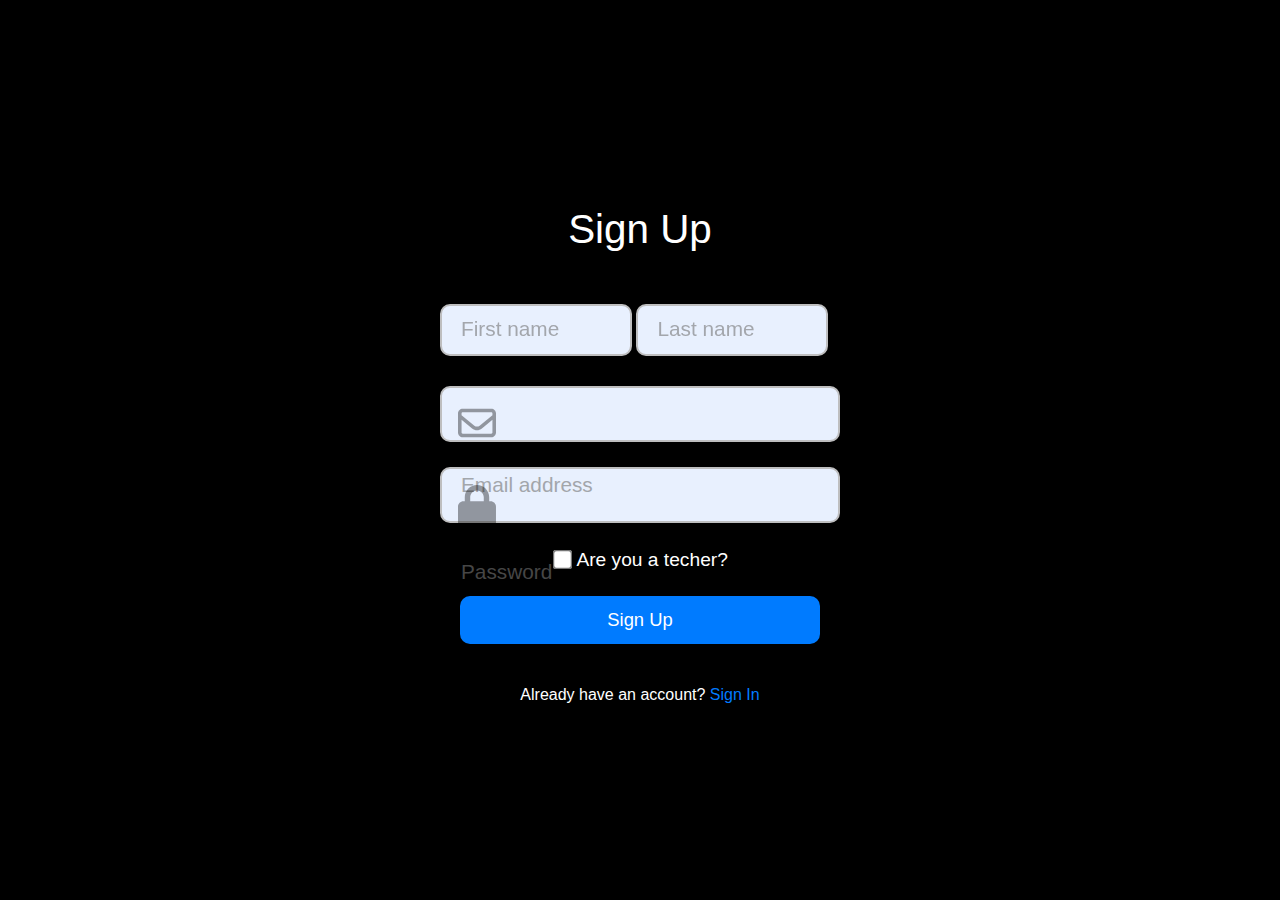
<file: sign-up.html>
<!DOCTYPE html>
<html lang="en">
<head>
    <meta charset="UTF-8">
    <meta name="viewport" content="width=, initial-scale=1.0">
    <title>Document</title>
    <link rel="stylesheet" href="css/utills.css">
    <link rel="stylesheet" href="css/style.css">
    <link rel="stylesheet" href="css/sign-up.css">
</head>
<body>
    <main>
        <div class="wrapper flex">
            <form action="/" class="flex-column">
                <h1>Sign Up</h1>
                <div class="input-group child-1">
                    <input class="input" type="text" placeholder="First name" aria-required="true" required autofocus>
                    <input class="input" type="text" placeholder="Last name" aria-required="true" required>
                </div>
                <div class="input-group">
                    <div class="svg-container">
                        <svg xmlns="http://www.w3.org/2000/svg"
                            viewBox="0 0 512 512"><!--!Font Awesome Free 6.6.0 by @fontawesome - https://fontawesome.com License - https://fontawesome.com/license/free Copyright 2024 Fonticons, Inc.-->
                            <path
                                d="M64 112c-8.8 0-16 7.2-16 16l0 22.1L220.5 291.7c20.7 17 50.4 17 71.1 0L464 150.1l0-22.1c0-8.8-7.2-16-16-16L64 112zM48 212.2L48 384c0 8.8 7.2 16 16 16l384 0c8.8 0 16-7.2 16-16l0-171.8L322 328.8c-38.4 31.5-93.7 31.5-132 0L48 212.2zM0 128C0 92.7 28.7 64 64 64l384 0c35.3 0 64 28.7 64 64l0 256c0 35.3-28.7 64-64 64L64 448c-35.3 0-64-28.7-64-64L0 128z" />
                        </svg>
                    </div>
                    <input class="input" type="text" placeholder="Email address" aria-required="true" required="required">
                </div>
                <div class="input-group">
                    <div class="svg-container">
                        <svg xmlns="http://www.w3.org/2000/svg"
                            viewBox="0 0 448 512"><!--!Font Awesome Free 6.6.0 by @fontawesome - https://fontawesome.com License - https://fontawesome.com/license/free Copyright 2024 Fonticons, Inc.-->
                            <path
                                d="M144 144l0 48 160 0 0-48c0-44.2-35.8-80-80-80s-80 35.8-80 80zM80 192l0-48C80 64.5 144.5 0 224 0s144 64.5 144 144l0 48 16 0c35.3 0 64 28.7 64 64l0 192c0 35.3-28.7 64-64 64L64 512c-35.3 0-64-28.7-64-64L0 256c0-35.3 28.7-64 64-64l16 0z" />
                        </svg>
                    </div>
                    <input class="input" type="password" placeholder="Password" aria-required="true" required="required">
                </div>
                <div class="teacher-section">
                    <input type="checkbox" name="teacher" id="is-teacher">
                    <label for="teacher">Are you a techer?</label>
                </div>
                <button class="btn sign-up" type="submit">Sign Up</button>
                <p>Already have an account? <a href="#">Sign In</a></p>
            </form>
        </div>
    </main>
</body>
<script>
    document.addEventListener('DOMContentLoaded', () => {
        let currentTheme = localStorage.getItem('theme');
        if(currentTheme) {
            document.body.setAttribute('data-dark-mode',currentTheme === 'dark'?'true':'false');
        }
    });
</script>
</html>
</file>
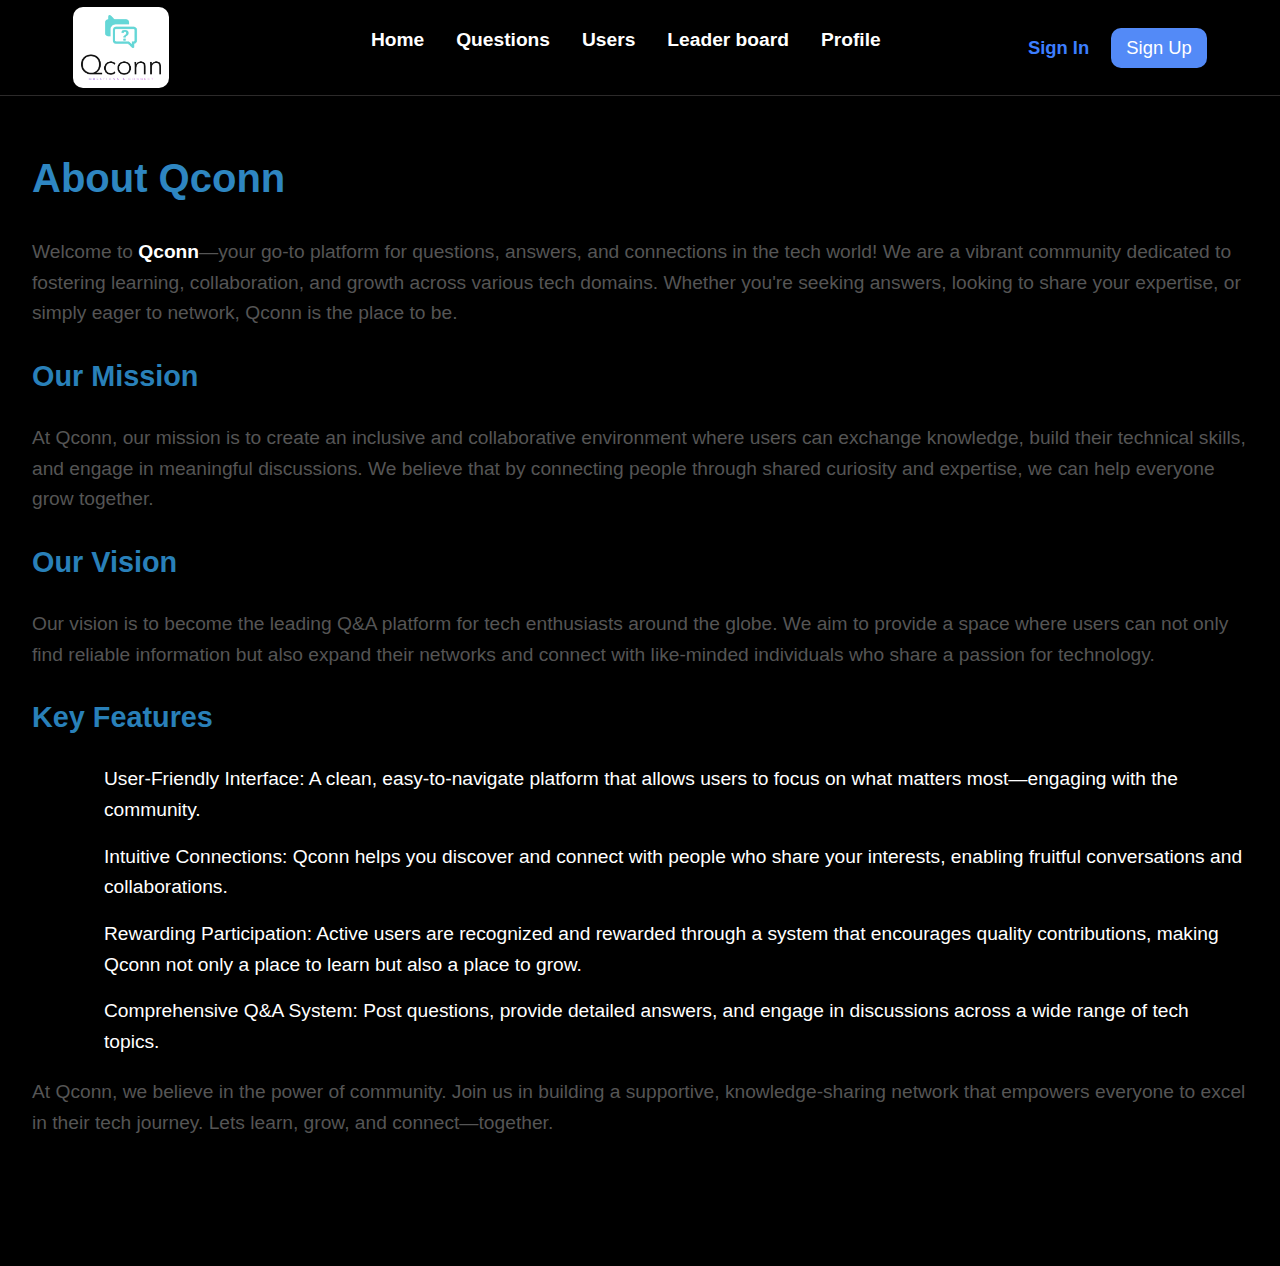
<file: additionalPages/about.html>
<!DOCTYPE html>
<html lang="en">
<head>
    <meta charset="UTF-8">
    <meta name="viewport" content="width=device-width, initial-scale=1.0">
    <title>About Us - Qconn</title>
    <link rel="shortcut icon" href="../images/logo.jpg" type="image/x-icon" />

    <link rel="stylesheet" href="../css/style.css">
    <link rel="stylesheet" href="../css/utills.css">
    <link rel="stylesheet" href="../css/media-qurery.css">

    <script type="module" src="../script/utills/navBar.js" defer></script>
    <script type="module" src="../script/utills/theme.js" defer></script>

    <style>
        main {
            color: #333;
            line-height: 1.6;
            margin: 8rem 2rem;
        }
        h1 {
            font-size: 2.5rem;
            color: #2E86C1;
        }
        h2 {
            font-size: 1.8rem;
            color: #2980B9;
        }
        p {
            font-size: 1.2rem;
            color: #555;
        }
        ul {
            font-size: 1.2rem;
            color: #555;
            margin-left: 2rem;
        }
        ul li {
            margin-bottom: 1rem;
            font-weight: 200;
        }
        strong {
            color: var(--text-color);
        }
        @media screen and (max-width: 600px) {
          .logo-mobile {
            top: -90px;
          }
        }
    </style>
</head>
<body>

    <div class="logo-mobile" data-aos="slide-down">
        <a href="../index.html" class="tooltip-logo" data-tooltip="Questions & connections"
          ><img src="../images/logo.png" alt="logo"
        /></a>
      </div>
      <button
        class="mobile-nav-toggle tooltip"
        aria-controls="nav-bar"
        aria-expanded="false"
        data-tooltip="Menu"
      >
        <div class="child1"></div>
        <div class="child2"></div>
        <div class="child3"></div>
        <span class="sr-only">Menu</span>
      </button>

    <nav class="flex" id="nav-bar">
        <div
          class="logo"
          data-aos="fade-down"
          data-aos="slide-down"
          data-aos-delay="100"
        >
          <a href="../index.html" class="tooltip-logo" data-tooltip="Questions & connections"
            ><img src="../images/logo.png" alt="logo"
          /></a>
        </div>
        <ul class="nav-items flex">
          <li data-aos="fade-down" data-aos="slide-down" data-aos-delay="150">
            <a href="../index.html">Home</a>
          </li>
          <li data-aos="fade-down" data-aos="slide-down" data-aos-delay="250">
            <a href="../questions.html">Questions</a>
          </li>
          <li data-aos="fade-down" data-aos="slide-down" data-aos-delay="350">
            <a href="../users.html">Users</a>
          </li>
          <li data-aos="fade-down" data-aos="slide-down" data-aos-delay="450">
            <a href="../leaderBoard.html">Leader board</a>
          </li>
          <li data-aos="fade-down" data-aos="slide-down" data-aos-delay="650">
            <a href="../profile.html">Profile</a>
          </li>
        </ul>
        <div class="sign-btns">
          <a href="sign-in.html" target="_blank"
            ><button id="sign-in" class="btn">Sign In</button></a
          >
          <a href="sign-up.html" target="_blank"
            ><button id="sign-up" class="btn">Sign Up</button></a
          >
        </div>
      </nav>


    <main>
        <h1>About Qconn</h1>
        <p>
            Welcome to <strong>Qconn</strong>—your go-to platform for questions, answers, and connections in the tech world! We are a vibrant community dedicated to fostering learning, collaboration, and growth across various tech domains. Whether you're seeking answers, looking to share your expertise, or simply eager to network, Qconn is the place to be.
        </p>
        <h2>Our Mission</h2>
        <p>
            At Qconn, our mission is to create an inclusive and collaborative environment where users can exchange knowledge, build their technical skills, and engage in meaningful discussions. We believe that by connecting people through shared curiosity and expertise, we can help everyone grow together.
        </p>
        <h2>Our Vision</h2>
        <p>
            Our vision is to become the leading Q&A platform for tech enthusiasts around the globe. We aim to provide a space where users can not only find reliable information but also expand their networks and connect with like-minded individuals who share a passion for technology.
        </p>
        <h2>Key Features</h2>
        <ul>
            <li>
                <strong>User-Friendly Interface:</strong> A clean, easy-to-navigate platform that allows users to focus on what matters most—engaging with the community.
            </li>
            <li>
                <strong>Intuitive Connections:</strong> Qconn helps you discover and connect with people who share your interests, enabling fruitful conversations and collaborations.
            </li>
            <li>
                <strong>Rewarding Participation:</strong> Active users are recognized and rewarded through a system that encourages quality contributions, making Qconn not only a place to learn but also a place to grow.
            </li>
            <li>
                <strong>Comprehensive Q&A System:</strong> Post questions, provide detailed answers, and engage in discussions across a wide range of tech topics.
            </li>
        </ul>
        <p>
            At Qconn, we believe in the power of community. Join us in building a supportive, knowledge-sharing network that empowers everyone to excel in their tech journey. Lets learn, grow, and connect—together.
        </p>
    </main>
</body>
<script>
    document.addEventListener("DOMContentLoaded", () => {
      let currentTheme = localStorage.getItem("theme");
      if (currentTheme) {
        document.body.setAttribute(
          "data-dark-mode",
          currentTheme === "dark" ? "true" : "false"
        );
      }
    });
  </script>
</html>
</file>
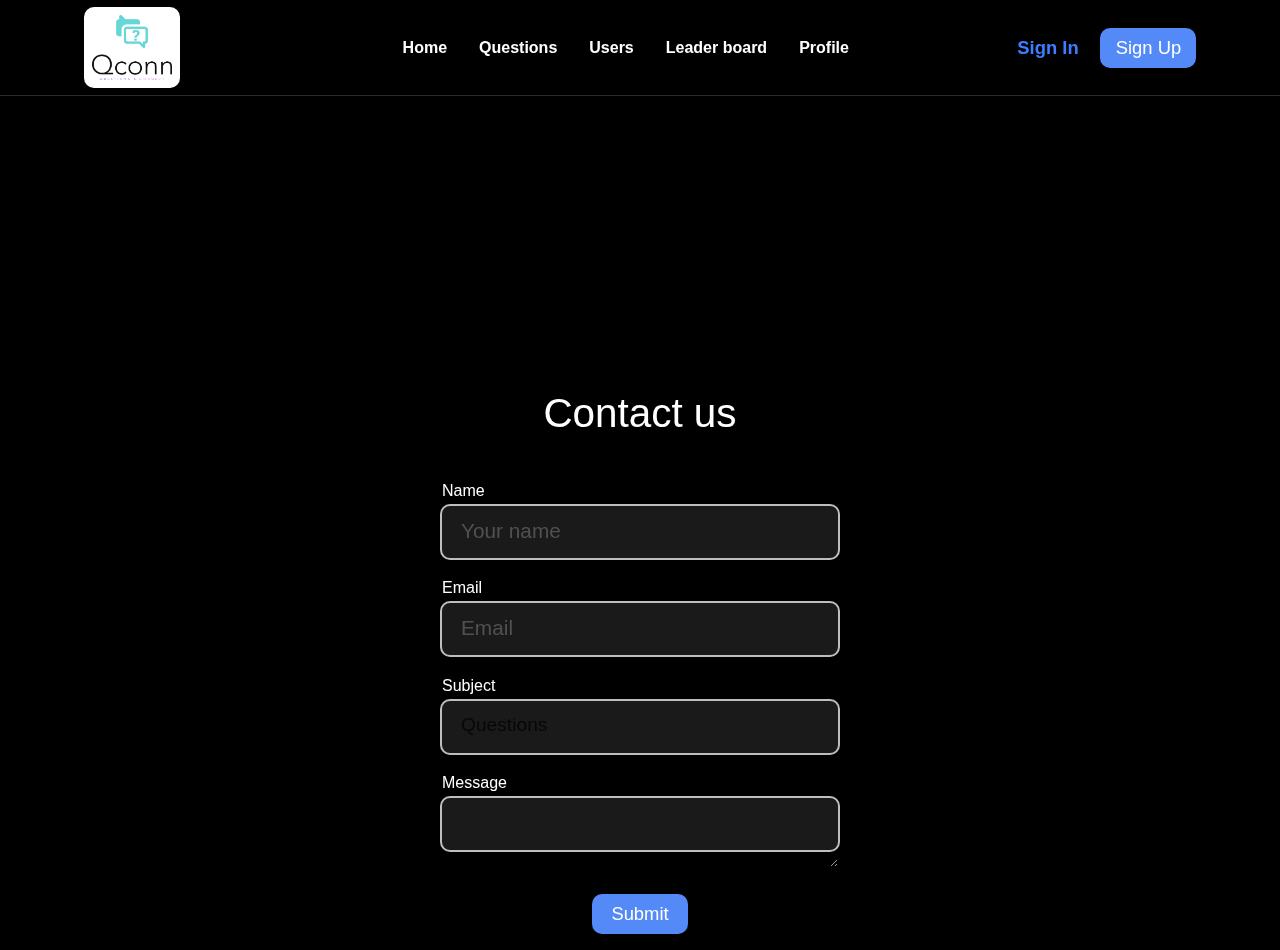
<file: additionalPages/contactUs.html>
<!DOCTYPE html>
<html lang="en">
  <head>
    <meta charset="UTF-8" />
    <meta name="viewport" content="width=device-width, initial-scale=1.0" />
    <title>Qconn | Contact us</title>

    <link rel="shortcut icon" href="../images/logo.jpg" type="image/x-icon" />

    <!-- AOS css -->
    <link href="https://unpkg.com/aos@2.3.1/dist/aos.css" rel="stylesheet" />

    <link rel="stylesheet" href="../css/style.css" />
    <link rel="stylesheet" href="../css/utills.css" />
    <link rel="stylesheet" href="../css/contactUs.css" />
    <link rel="stylesheet" href="../css/media-qurery.css" />

    <!-- AOS script -->
    <script src="https://unpkg.com/aos@2.3.1/dist/aos.js"></script>
    <script src="../script/utills/AOS.js" defer></script>

    <script src="../script/utills/navBar.js" defer></script>
  </head>
  <body>
    <div class="logo-mobile" data-aos="slide-down">
      <a href="#" class="tooltip-logo" data-tooltip="Questions & connections"
        ><img src="../images/logo.png" alt="logo"
      /></a>
    </div>
    <button
      class="mobile-nav-toggle tooltip"
      aria-controls="nav-bar"
      aria-expanded="false"
      data-tooltip="Menu"
    >
      <div class="child1"></div>
      <div class="child2"></div>
      <div class="child3"></div>
      <span class="sr-only">Menu</span>
    </button>

    <nav class="flex" id="nav-bar">
      <div
        class="logo"
        data-aos="fade-down"
        data-aos="slide-down"
        data-aos-delay="100"
      >
        <a href="#" class="tooltip-logo" data-tooltip="Questions & connections"
          ><img src="../images/logo.png" alt="logo"
        /></a>
      </div>
      <ul class="nav-items flex">
        <li data-aos="fade-down" data-aos="slide-down" data-aos-delay="150">
          <a href="../index.html">Home</a>
        </li>
        <li data-aos="fade-down" data-aos="slide-down" data-aos-delay="250">
          <a href="../questions.html">Questions</a>
        </li>
        <li data-aos="fade-down" data-aos="slide-down" data-aos-delay="350">
          <a href="../users.html">Users</a>
        </li>
        <li data-aos="fade-down" data-aos="slide-down" data-aos-delay="450">
          <a href="leaderBoard.html">Leader board</a>
        </li>
        <li data-aos="fade-down" data-aos="slide-down" data-aos-delay="650">
          <a href="../profile.html">Profile</a>
        </li>
      </ul>
      <div
        class="sign-btns"
        data-aos="fade-down"
        data-aos="slide-down"
        data-aos-delay="900"
      >
        <a href="additionalPages/sign-in.html" target="_blank"
          ><button id="sign-in" class="btn">Sign In</button></a
        >
        <a href="additionalPages/sign-up.html" target="_blank"
          ><button id="sign-up" class="btn">Sign Up</button></a
        >
      </div>
    </nav>

    <main
      class="flex"
      data-aos="fade-down"
      data-aos="slide-down"
      data-aos-delay="250"
    >
      <form action="\" class="flex-column">
        <h1 class="poppins-medium">Contact us</h1>
        <div class="input-group">
          <label for="name">Name</label>
          <input
            type="text"
            placeholder="Your name"
            name="name"
            class="input"
          />
        </div>
        <div class="input-group">
          <label for="Email">Email</label>
          <input type="text" placeholder="Email" name="Email" class="input" />
        </div>
        <div class="input-group">
          <label for="subject">Subject</label>
          <select name="subject" id="subject" class="input">
            <option value="question">Questions</option>
            <option value="suggestion">Suggestion</option>
            <option value="Bug-report">Bug report</option>
          </select>
        </div>
        <div class="input-group">
          <label for="message">Message</label>
          <textarea name="message" id="message" class="input"></textarea>
        </div>
        <div>
          <button type="submit" class="btn submit">Submit</button>
        </div>
      </form>
    </main>
  </body>
  <script>
    document.addEventListener("DOMContentLoaded", () => {
      let currentTheme = localStorage.getItem("theme");
      if (currentTheme) {
        document.body.setAttribute(
          "data-dark-mode",
          currentTheme === "dark" ? "true" : "false"
        );
        document
          .querySelectorAll(".input-group")
          .forEach(
            (item) => (item.style.backgroundColor = "rgb(255 255 255 /0.1)")
          );
      }
    });
  </script>
</html>
</file>
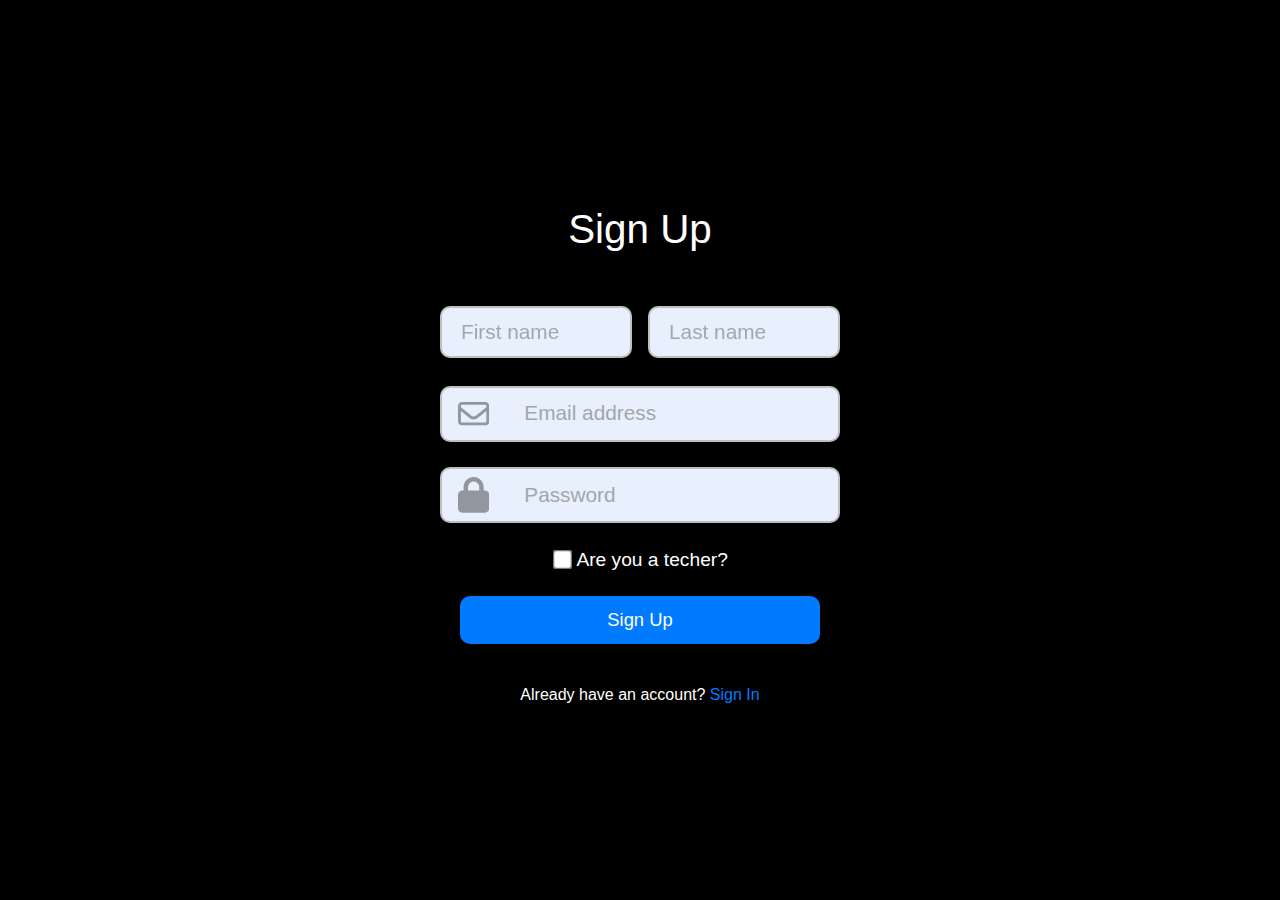
<file: additionalPages/sign-up.html>
<!DOCTYPE html>
<html lang="en">
  <head>
    <meta charset="UTF-8" />
    <meta name="viewport" content="width=, initial-scale=1.0" />
    <title>Qconn | Sign-up</title>

    <link rel="shortcut icon" href="../images/logo.jpg" type="image/x-icon" />
    <link rel="stylesheet" href="../css/utills.css" />
    <link rel="stylesheet" href="../css/style.css" />
    <link rel="stylesheet" href="../css/sign-up.css" />
  </head>
  <body>
    <main>
      <div class="wrapper flex">
        <form action="\" class="flex-column">
          <h1>Sign Up</h1>
          <div class="input-group flex child-1">
            <input
              class="input"
              type="text"
              placeholder="First name"
              aria-required="true"
              required
              autofocus
            />
            <input
              class="input"
              type="text"
              placeholder="Last name"
              aria-required="true"
              required
            />
          </div>
          <div class="input-group flex">
            <div class="svg-container flex">
              <svg xmlns="http://www.w3.org/2000/svg" viewBox="0 0 512 512">
                <!--!Font Awesome Free 6.6.0 by @fontawesome - https://fontawesome.com License - https://fontawesome.com/license/free Copyright 2024 Fonticons, Inc.-->
                <path
                  d="M64 112c-8.8 0-16 7.2-16 16l0 22.1L220.5 291.7c20.7 17 50.4 17 71.1 0L464 150.1l0-22.1c0-8.8-7.2-16-16-16L64 112zM48 212.2L48 384c0 8.8 7.2 16 16 16l384 0c8.8 0 16-7.2 16-16l0-171.8L322 328.8c-38.4 31.5-93.7 31.5-132 0L48 212.2zM0 128C0 92.7 28.7 64 64 64l384 0c35.3 0 64 28.7 64 64l0 256c0 35.3-28.7 64-64 64L64 448c-35.3 0-64-28.7-64-64L0 128z"
                />
              </svg>
            </div>
            <input
              class="input"
              type="text"
              placeholder="Email address"
              aria-required="true"
              required="required"
            />
          </div>
          <div class="input-group flex">
            <div class="svg-container flex">
              <svg xmlns="http://www.w3.org/2000/svg" viewBox="0 0 448 512">
                <!--!Font Awesome Free 6.6.0 by @fontawesome - https://fontawesome.com License - https://fontawesome.com/license/free Copyright 2024 Fonticons, Inc.-->
                <path
                  d="M144 144l0 48 160 0 0-48c0-44.2-35.8-80-80-80s-80 35.8-80 80zM80 192l0-48C80 64.5 144.5 0 224 0s144 64.5 144 144l0 48 16 0c35.3 0 64 28.7 64 64l0 192c0 35.3-28.7 64-64 64L64 512c-35.3 0-64-28.7-64-64L0 256c0-35.3 28.7-64 64-64l16 0z"
                />
              </svg>
            </div>
            <input
              class="input"
              type="password"
              placeholder="Password"
              aria-required="true"
              required="required"
            />
          </div>
          <div class="teacher-section">
            <input type="checkbox" name="teacher" id="is-teacher" />
            <label for="is-teacher">Are you a techer?</label>
          </div>
          <button class="btn sign-up" type="submit">Sign Up</button>
          <p>Already have an account? <a href="sign-in.html">Sign In</a></p>
        </form>
      </div>
    </main>
  </body>
  <script>
    document.addEventListener("DOMContentLoaded", () => {
      let currentTheme = localStorage.getItem("theme");
      if (currentTheme) {
        document.body.setAttribute(
          "data-dark-mode",
          currentTheme === "dark" ? "true" : "false"
        );
      }
    });
  </script>
</html>
</file>
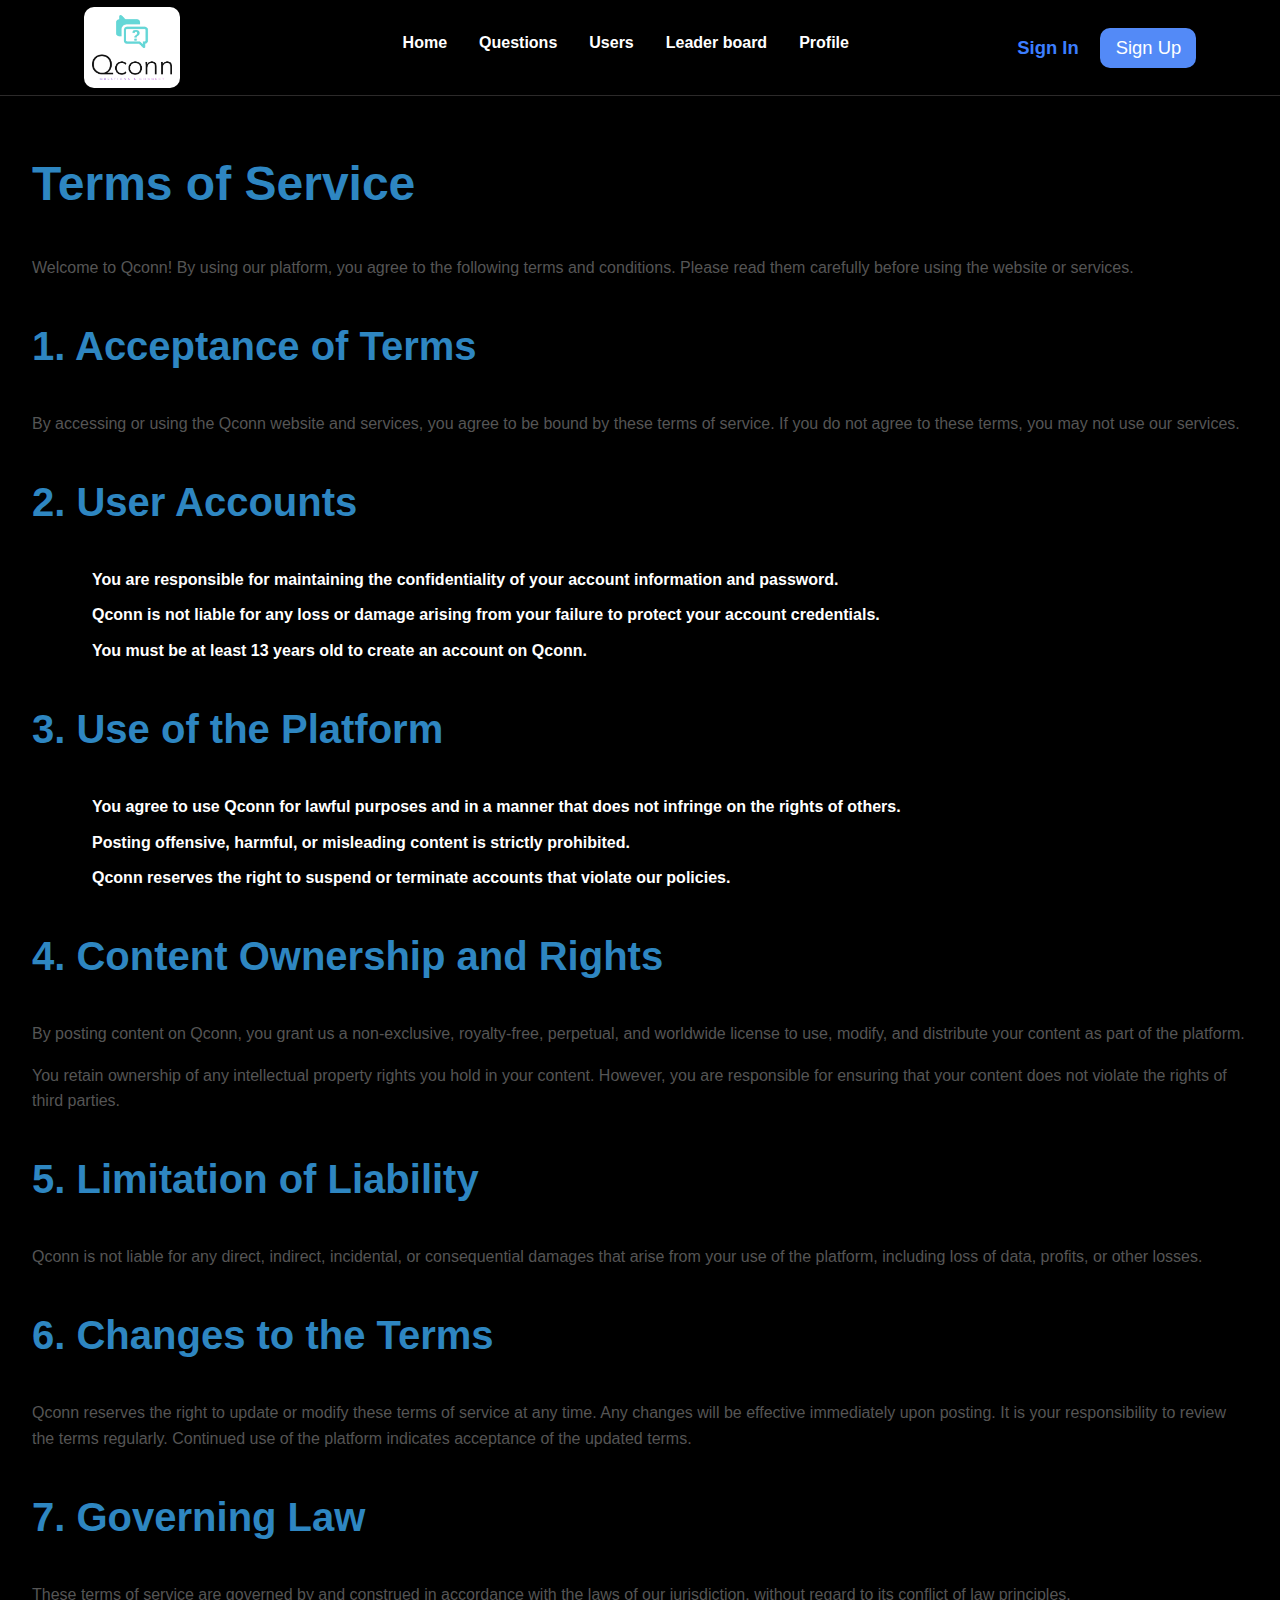
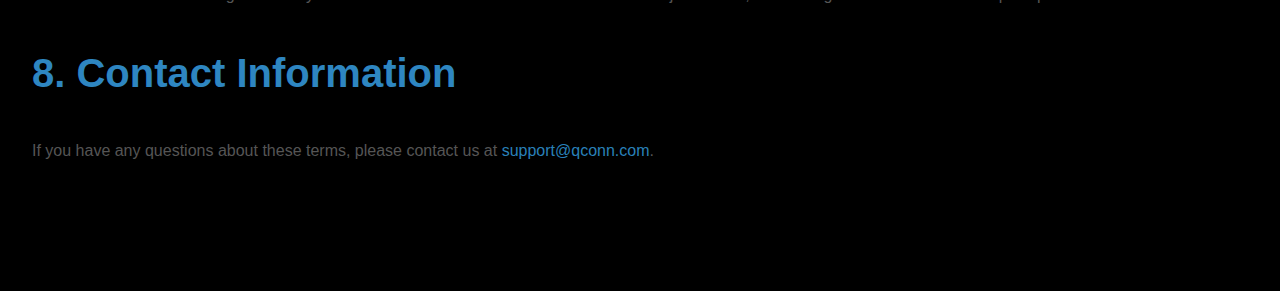
<file: additionalPages/termsOfService.html>
<!DOCTYPE html>
<html lang="en">
<head>
    <meta charset="UTF-8">
    <meta name="viewport" content="width=device-width, initial-scale=1.0">
    <title>Terms of Service - Qconn</title>
    <link rel="shortcut icon" href="../images/logo.jpg" type="image/x-icon" />
    <link rel="stylesheet" href="../css/utills.css">
    <link rel="stylesheet" href="../css/style.css">
    <link rel="stylesheet" href="../css/media-qurery.css">

    <script type="module" src="../script/utills/navBar.js" defer></script>
    <style>
        main {
            color: #333;
            line-height: 1.6;
            margin: 8rem 2rem;
        }
        h1, h2 {
            color: #2E86C1;
        }
        h1 {
            font-size: 3rem;
        }
        h2 {
            font-size: 2.5rem;
        }
        p, ul {
            font-size: 1rem;
            color: #555;
        }
        ul {
            margin-left: 20px;
        }
        ul li {
            margin-bottom: 10px;
        }
        main a {
            color: #2980B9;
            text-decoration: none;
        }
        main a:hover {
            text-decoration: underline;
        }

        @media screen and (max-width: 600px) {
          .logo-mobile {
            top: -90px;
          }
        }
    </style>
</head>
<body>


  <div class="logo-mobile" data-aos="slide-down">
    <a href="../index.html" class="tooltip-logo" data-tooltip="Questions & connections"
      ><img src="../images/logo.png" alt="logo"
    /></a>
  </div>
  <button
    class="mobile-nav-toggle tooltip"
    aria-controls="nav-bar"
    aria-expanded="false"
    data-tooltip="Menu"
  >
    <div class="child1"></div>
    <div class="child2"></div>
    <div class="child3"></div>
    <span class="sr-only">Menu</span>
  </button>

    <nav class="flex" id="nav-bar">
        <div
          class="logo"
          data-aos="fade-down"
          data-aos="slide-down"
          data-aos-delay="100"
        >
          <a href="../index.html" class="tooltip-logo" data-tooltip="Questions & connections"
            ><img src="../images/logo.png" alt="logo"
          /></a>
        </div>
        <ul class="nav-items flex">
          <li data-aos="fade-down" data-aos="slide-down" data-aos-delay="150">
            <a href="../index.html">Home</a>
          </li>
          <li data-aos="fade-down" data-aos="slide-down" data-aos-delay="250">
            <a href="../questions.html">Questions</a>
          </li>
          <li data-aos="fade-down" data-aos="slide-down" data-aos-delay="350">
            <a href="../users.html">Users</a>
          </li>
          <li data-aos="fade-down" data-aos="slide-down" data-aos-delay="450">
            <a href="../leaderBoard.html">Leader board</a>
          </li>
          <li data-aos="fade-down" data-aos="slide-down" data-aos-delay="650">
            <a href="../profile.html">Profile</a>
          </li>
        </ul>
        <div class="sign-btns">
          <a href="sign-in.html" target="_blank"
            ><button id="sign-in" class="btn">Sign In</button></a
          >
          <a href="sign-up.html" target="_blank"
            ><button id="sign-up" class="btn">Sign Up</button></a
          >
        </div>
      </nav>

    <main>
        <h1>Terms of Service</h1>
        <p>Welcome to Qconn! By using our platform, you agree to the following terms and conditions. Please read them carefully before using the website or services.</p>
        <h2>1. Acceptance of Terms</h2>
        <p>
            By accessing or using the Qconn website and services, you agree to be bound by these terms of service. If you do not agree to these terms, you may not use our services.
        </p>
        <h2>2. User Accounts</h2>
        <ul>
            <li>You are responsible for maintaining the confidentiality of your account information and password.</li>
            <li>Qconn is not liable for any loss or damage arising from your failure to protect your account credentials.</li>
            <li>You must be at least 13 years old to create an account on Qconn.</li>
        </ul>
        <h2>3. Use of the Platform</h2>
        <ul>
            <li>You agree to use Qconn for lawful purposes and in a manner that does not infringe on the rights of others.</li>
            <li>Posting offensive, harmful, or misleading content is strictly prohibited.</li>
            <li>Qconn reserves the right to suspend or terminate accounts that violate our policies.</li>
        </ul>
        <h2>4. Content Ownership and Rights</h2>
        <p>
            By posting content on Qconn, you grant us a non-exclusive, royalty-free, perpetual, and worldwide license to use, modify, and distribute your content as part of the platform.
        </p>
        <p>
            You retain ownership of any intellectual property rights you hold in your content. However, you are responsible for ensuring that your content does not violate the rights of third parties.
        </p>
        <h2>5. Limitation of Liability</h2>
        <p>
            Qconn is not liable for any direct, indirect, incidental, or consequential damages that arise from your use of the platform, including loss of data, profits, or other losses.
        </p>
        <h2>6. Changes to the Terms</h2>
        <p>
            Qconn reserves the right to update or modify these terms of service at any time. Any changes will be effective immediately upon posting. It is your responsibility to review the terms regularly. Continued use of the platform indicates acceptance of the updated terms.
        </p>
        <h2>7. Governing Law</h2>
        <p>
            These terms of service are governed by and construed in accordance with the laws of our jurisdiction, without regard to its conflict of law principles.
        </p>
        <h2>8. Contact Information</h2>
        <p>
            If you have any questions about these terms, please contact us at <a href="contactUs.html">support@qconn.com</a>.
        </p>
    </main>
</body>
<script>
    document.addEventListener("DOMContentLoaded", () => {
      let currentTheme = localStorage.getItem("theme");
      if (currentTheme) {
        document.body.setAttribute(
          "data-dark-mode",
          currentTheme === "dark" ? "true" : "false"
        );
      }
    });
  </script>
</html>
</file>
<file: css/utills.css>
.flex {
  display: flex;
  gap: var(--gap, 1rem);
  flex-direction: var(--flex-direction, row);
  justify-content: var(--justify-content, center);
  align-items: var(--align-items, center);
}

.grid {
  display: grid;
  grid-template-columns: repeat(var(--columns, auto), var(--col-size, 1fr));
  grid-template-rows: repeat(var(--rows, auto), var(--rows-size, 1fr));
  gap: var(--gap, 1rem);
}

.flex-column {
  display: flex;
  gap: var(--gap, 1rem);
  flex-direction: var(--flex-direction, column);
  justify-content: var(--justify-content, center);
  align-items: var(--align-items, center);
}

/* Components */
.btn {
  width: var(--width, 6rem);
  height: var(--height, 2.5rem);
  color: var(--text-color-btn);
  background-color: var(--btn-background, #538af7);
  font-weight: var(--font-weight, 500);
  padding: var(--btn-padding);
  text-align: center !important;
  cursor: pointer !important;
  -webkit-user-select: none !important;
  -moz-user-select: none !important;
  -ms-user-select: none !important;
  user-select: none !important;
  border: 1px solid transparent !important;
  font-size: 1.15rem;
  border-radius: 0.625rem;
}

.input {
  width: 100%;
  padding: 0.825rem 1.1875rem;
  font-size: var(--font-size, 1.225rem);
  font-weight: 400;
  line-height: 1.1;
  color: var(--text-color-input);
  background-color: transparent;
  -webkit-appearance: none;
  -moz-appearance: none;
  appearance: none;
  border-left: none;
  border: none;
  transition: border-color 0.15s ease-in-out, box-shadow 0.15s ease-in-out;
  outline: none;
}

input::-webkit-input-placeholder {
  font-size: 1.3rem;
  /*  color: var(--text-color); */
  opacity: 0.6;
}

input::-moz-placeholder {
  font-size: 1.3rem;
  /*  color: var(--text-color); */
  opacity: 0.6;
}

input:-ms-input-placeholder {
  font-size: 1.3rem;
  /*  color: var(--text-color); */
  opacity: 0.6;
}

input::-ms-input-placeholder {
  font-size: 1.3rem;
  /*  color: var(--text-color); */
  opacity: 0.6;
}

input::placeholder {
  font-size: 1.3rem;
  /*  color: var(--text-color); */
  opacity: 0.6;
}

input:user-valid {
  border: 1px solid lightgreen;
}

input:user-invalid {
  border: 1px solid red;
}

img {
  max-width: 100%;
  height: auto;
  vertical-align: middle;
}

/* toggle button styles */

.toggle-box {
  margin-right: 10px;
  position: relative;
  display: inline-flex;
  align-items: center;
  justify-content: center;
  flex-shrink: 0;
  width: 38px;
  height: 20px;
  background: #c0c0c0;
  /* #EFEFEF */
  border-radius: 10px;
  transition: all 0.2s;
  bottom: -5px;
}

.toggle-box i {
  width: 15px;
  aspect-ratio: 1;
  border-radius: 50%;
  background-color: white;
  position: absolute;
  left: 15%;
  transition: all 0.2s ease;
}

h1,
h2,
h3,
h4,
h5,
p {
  color: var(--text-color);
}

.sr-only {
  width: 1px;
  height: 1px;
  position: absolute;
  overflow: hidden;
  clip: rect(0, 0, 0, 0);
  white-space: nowrap;
}

/* Tooltips */

.tooltip,
.tooltip-logo {
  position: relative;
  cursor: pointer;
  z-index: 100;
}

.tooltip::before,
.tooltip-logo::before {
  content: attr(data-tooltip);
  position: absolute;
  bottom: 100%;
  left: 50%;
  transform: translateX(-50%);
  background-color: rgba(0, 0, 0, 0.75);
  color: white;
  padding: 0.5rem;
  border-radius: 0.3rem;
  font-size: 0.8rem;
  white-space: nowrap;
  opacity: 0;
  visibility: hidden;
  transition: opacity 0.2s ease-in-out;
}

.tooltip-logo::before {
  width: -webkit-fit-content;
  width: -moz-fit-content;
  width: fit-content;
  bottom: -300%;
  transform: translateX(var(--translateX, -80px)) translateY(15px);
}
.tooltip:hover::before,
.tooltip-logo:hover:before {
  opacity: 1;
  visibility: visible;
}

/* user selection styles */

::-moz-selection {
  background-color: #ffa722;
  color: var(--text-color);
  opacity: 1;
}

::selection {
  background-color: #ffa722;
  color: var(--text-color);
  opacity: 1;
}

::-moz-selection {
  background-color: #fd7e14;
  color: var(--text-color);
}

/* scroll bars  */

::-webkit-scrollbar {
  width: 12px;
  background-color: color-mix(in srgb, var(--text-color), transparent 50%);
  opacity: 0.2;
  /* border-radius: 1rem; */
}

::-webkit-scrollbar-thumb {
  background-color: color-mix(in srgb, var(--primary-body-bg), transparent 60%);
  /* border-radius: 1rem; */
}

/* Don't change */

.poppins-thin {
  font-family: "Poppins", sans-serif;
  font-weight: 100;
  font-style: normal;
}

.poppins-extralight {
  font-family: "Poppins", sans-serif;
  font-weight: 200;
  font-style: normal;
}

.poppins-light {
  font-family: "Poppins", sans-serif;
  font-weight: 300;
  font-style: normal;
}

.poppins-regular {
  font-family: "Poppins", sans-serif;
  font-weight: 400;
  font-style: normal;
}

.poppins-medium {
  font-family: "Poppins", sans-serif;
  font-weight: 500;
  font-style: normal;
}

.poppins-semibold {
  font-family: "Poppins", sans-serif;
  font-weight: 600;
  font-style: normal;
}

.poppins-bold {
  font-family: "Poppins", sans-serif;
  font-weight: 700;
  font-style: normal;
}

.poppins-extrabold {
  font-family: "Poppins", sans-serif;
  font-weight: 800;
  font-style: normal;
}

.poppins-black {
  font-family: "Poppins", sans-serif;
  font-weight: 900;
  font-style: normal;
}

.poppins-thin-italic {
  font-family: "Poppins", sans-serif;
  font-weight: 100;
  font-style: italic;
}

.poppins-extralight-italic {
  font-family: "Poppins", sans-serif;
  font-weight: 200;
  font-style: italic;
}

.poppins-light-italic {
  font-family: "Poppins", sans-serif;
  font-weight: 300;
  font-style: italic;
}

.poppins-regular-italic {
  font-family: "Poppins", sans-serif;
  font-weight: 400;
  font-style: italic;
}

.poppins-medium-italic {
  font-family: "Poppins", sans-serif;
  font-weight: 500;
  font-style: italic;
}

.poppins-semibold-italic {
  font-family: "Poppins", sans-serif;
  font-weight: 600;
  font-style: italic;
}

.poppins-bold-italic {
  font-family: "Poppins", sans-serif;
  font-weight: 700;
  font-style: italic;
}

.poppins-extrabold-italic {
  font-family: "Poppins", sans-serif;
  font-weight: 800;
  font-style: italic;
}

.poppins-black-italic {
  font-family: "Poppins", sans-serif;
  font-weight: 900;
  font-style: italic;
}

/* Animations */

@-webkit-keyframes rotate {
  from {
    --angle: 0deg;
  }
  to {
    --angle: 360deg;
  }
}

@keyframes rotate {
  from {
    --angle: 0deg;
  }
  to {
    --angle: 360deg;
  }
}

@-webkit-keyframes animated-gradient {
  0% {
    background-position: 300% 300%;
  }
  50% {
    background-position: 200% 200%;
  }
  100% {
    background-position: 0% 0%;
  }
}

@keyframes animated-gradient {
  0% {
    background-position: 300% 300%;
  }
  50% {
    background-position: 200% 200%;
  }
  100% {
    background-position: 0% 0%;
  }
}

/* Custom properties */

@property --angle {
  syntax: "<angle>";
  initial-value: 0deg;
  inherits: false;
}

@supports not ((@property)) {
  main .hero .stats .child-1::after {
    background: transparent;
  }

  .stats .child-1 {
    background-color: transparent;
  }
}
</file>
<file: css/style.css>
*,
*::before,
*::after {
  box-sizing: border-box;
  scroll-behavior: smooth;
  scroll-padding-block-start: 10rem;
}

:root {
  --primary-body-bg: #ffffff;
  --text-color: black;
  --text-color-btn: white;
  --card-bg-color: #f5f5f5;
  --toogle-btn-bg: black;
  --toogle-btn-text: white;
  --text-color-input: rgb(46, 44, 44);
  --modal-bg-color: rgb(0 0 0 /0.35);
  --logo-color: transparent;
  --logo-padding: 0;
  --logo-radius: 0;
  --box-shadow: rgba(0, 0, 0, 0.6);
}

/* Dark Theme colors */
[data-dark-mode="true"] {
  --primary-body-bg: #000000;
  --text-color: white;
  --card-bg-color: #27282a;
  --toogle-btn-bg: white;
  --toogle-btn-text: black;
  --text-color-input: rgba(0, 0, 0, 0.737);
  --modal-bg-color: rgb(255 255 255 / 0.36);
  --logo-color: #fff;
  --logo-padding: 8px;
  --logo-radius: 10px;
}

body {
  margin: 0;
  padding: 0;
  width: 100vw;
  min-height: 100vh;
  font-family: Poppins, "Helvetica", "Arial";
  background-color: var(--primary-body-bg);
  transition: all 600ms ease;
  overflow-x: hidden;
  position: relative;
}

a {
  text-decoration: none;
}

.logo-mobile {
  display: none;
  position: absolute;
  top: 15px;
  left: 15px;
  width: 5rem;
  z-index: 100;
  --translateX: -50px;
}

nav {
  --justify-content: space-around;
  position: fixed;
  top: 0;
  z-index: 2222;
  width: 100vw;
  height: 6rem;
  padding: 1rem;
  background-color: var(--primary-body-bg);
  -webkit-border-after: 1px solid rgba(133, 127, 127, 0.335);
  border-block-end: 1px solid rgba(133, 127, 127, 0.335);
  transition: all 0.2s ease;
}

nav img {
  width: 6rem;
}
img[alt="logo"] {
  border-radius: var(--logo-radius);
  padding: var(--logo-padding);
  background-color: var(--logo-color);
}
.nav-items a,
li {
  text-decoration: none;
  list-style-type: none;
  color: var(--text-color);
  font-weight: 600;
}
nav li {
  position: relative;
}
nav .active::before,
nav .active::after {
  content: "";
  width: 100%;
  height: 6px;
  border-radius: 2rem;
  position: absolute;
  background-image: linear-gradient(
    45deg,
    #ff0000,
    orange,
    rgba(0, 0, 255, 0.695),
    #ff0000
  );
  background-size: 300% 300%;
  top: 100%;
  right: 0%;
  transform: translate(-50% -50%);
  -webkit-animation: animated-gradient 5000ms linear infinite;
  animation: animated-gradient 5000ms linear infinite;
  transition: opacity 900ms ease;
}
.nav-items a:hover {
  opacity: 0.6;
}
.nav-items a:active {
  opacity: 1;
}

.nav-items {
  margin-left: 2rem;
  --gap: 2rem;
}

#sign-in {
  --font-weight: 700;
  --text-color-btn: #3c7eff;
  --btn-background: transparent;
}
#sign-in:hover {
  --text-color-btn: #2b5ab8;
}
#sign-in:active {
  --text-color-btn: #3c7eff;
}

#sign-up {
  --text-color-btn: white;
  --btn-background: #538af7;
}

#sign-up:hover {
  --btn-background: #3c7eff;
}

#sign-up:active {
  --btn-background: #538af7;
}

.theme-toggle-btn {
  position: absolute;
  top: 10%;
  right: 5%;
  z-index: 1;
  font-weight: 500;
  color: var(--text-color);
}

section .hero {
  width: 90vw;
  height: -webkit-fit-content;
  height: -moz-fit-content;
  height: fit-content;
  padding: 2rem;
  margin-top: 10rem;
  border-radius: 1.25rem;
  -webkit-backdrop-filter: blur(20px);
  backdrop-filter: blur(20px);
  --columns: 2;
  color: var(--text-color);
}

section .text {
  width: 100%;
  height: 100%;
}

section .text h1 {
  font-size: 4.25rem;
  line-height: 1.1;
  -webkit-margin-before: 0.67em;
  margin-block-start: 0.67em;
  -webkit-margin-after: 0.67em;
  margin-block-end: 0.67em;
  -webkit-margin-start: 0px;
  margin-inline-start: 0px;
  -webkit-margin-end: 0px;
  margin-inline-end: 0px;
}

section .text p {
  font-size: 1.315em;
  -webkit-margin-before: 1em;
  margin-block-start: 1em;
  -webkit-margin-after: 1em;
  margin-block-end: 1em;
  -webkit-margin-start: 0px;
  margin-inline-start: 0px;
  -webkit-margin-end: 0px;
  margin-inline-end: 0px;
  line-height: 1.6;
  color: var(--text-color);
  opacity: 0.6;
}

section .text button {
  --btn-background: #387aff;
  --btn-padding: 1.2rem;
  --width: 8rem;
  --height: 3rem;
  cursor: pointer;
}
section .text button:hover {
  --btn-background: #3c7eff;
}

section .text button:active {
  --btn-background: #538af7;
}
section:is(.flex-column) {
  margin-top: 8%;
  --justify-content: center;
  --align-items: center;
  -webkit-border-before: 1px solid #837d7d72;
  border-block-start: 1px solid #837d7d72;
}

.features-text {
  text-align: center;
  width: max(50%, 450px);
  color: var(--text-color);
}

.features-text h2 {
  font-size: clamp(2em, 2.5vw, 2.5em);
  font-weight: 600;
}

.features-text p {
  line-height: 1.4;
  font-size: clamp(1.2rem, 2.5vw, 1.4em);
  opacity: 0.7;
}

.testimonial {
  width: 90%;
  height: -webkit-fit-content;
  height: -moz-fit-content;
  height: fit-content;
  flex-wrap: wrap;
  padding: 2rem;
  color: var(--text-color);
}

.testimonial > * {
  flex-shrink: 0;
}
.testimonial .card {
  width: min(90%, 350px);
  height: min(90%, 350px);
  aspect-ratio: 1;
  padding-block: 3rem;
  padding-inline: 3.5rem;
  background-color: var(--card-bg-color);
  --gap: 0;
}
.testimonial .card svg {
  width: clamp(60px, 50%, 80px);
  aspect-ratio: 1;
}

.testimonial .card h5 {
  text-align: center;
  font-size: clamp(1rem, 2.5vw, 1.1em);
  margin: 5% auto;
}

.testimonial .card p {
  font-size: 0.91rem;
  text-align: center;
  line-height: 1.5;
  opacity: 0.8;
}

.learn-more {
  color: #007bff;
}
.learn-more:hover {
  color: #195faa;
}

/* footer styles */

.footer {
  -webkit-margin-before: 10rem;
  margin-block-start: 10rem;
  background-color: var(--primary-body-bg);
  padding: 20px 0;
  text-align: center;
  border-top: 1px solid #a7a3a371;
  color: var(--text-color);
}

.footer-container {
  max-width: 1200px;
  margin: 0 auto;
  padding: 20px;
}

.footer-logo {
  margin-bottom: 1rem;
}

.footer-logo img {
  width: clamp(60px, 50%, 150px);
}

.footer-nav a {
  margin: 0 10px;
  color: #007bff;
  text-decoration: none;
}

@media screen and (min-width: 901px) and (max-width: 1080px) {
  img:not([alt="logo"]) {
    transform: translateY(80px);
  }

  section .text h1 {
    font-size: clamp(2.2rem, 9vh + 1px, 4rem);
  }
}

@media screen and (min-width: 601px) and (max-width: 900px) {
  nav {
    --gap: 1rem;
    --justify-content: space-around;
  }

  .sign-btns {
    display: flex;
    align-items: center;
    flex-shrink: 1;
    flex-wrap: wrap;
    -webkit-margin-start: min(1rem, 5%);
    margin-inline-start: min(1rem, 5%);
  }

  #sign-in,
  #sign-up {
    width: 5rem;
  }

  nav .nav-items {
    margin: 0;
    --gap: 1rem;
  }

  img[alt="logo"] {
    min-width: 50px;
  }

  .theme-toggle-btn {
    position: absolute;
    top: 7%;
    left: 10%;
    margin: 0;
  }
  section .hero {
    --columns: 1;
    width: -webkit-fit-content;
    width: -moz-fit-content;
    width: fit-content;
  }
  .testimonial {
    padding: 0;
    flex-wrap: wrap;
  }

  .testimonial > * {
    flex-shrink: 0;
  }

  img {
    max-width: 100%;
  }
}

@media screen and (max-width: 600px) {
  .logo-mobile {
    display: block;
  }
  nav {
    width: 60%;
    height: 100%;
    padding: 1rem;
    margin: 0;
    right: 0;
    overflow: hidden;
    --flex-direction: column;
    --align-items: flex-start;
    background: rgb(0 0 0 / 0.6);
    transition: all 300ms ease;
    transform: translateX(110vw);
  }
  .nav-items a {
    font-size: 1.156rem;
    color: white;
  }
  nav img {
    width: 4rem;
    transform: translate(0);
  }

  .mobile-nav-toggle {
    width: 3rem;
    height: 3rem;
    aspect-ratio: 1;
    position: fixed;
    z-index: 9999;
    top: 2rem;
    right: 2rem;
    border: none;
    background: none;
  }

  .mobile-nav-toggle .child1,
  .child2,
  .child3 {
    width: 90%;
    height: 3px;
    margin-top: 5px;
    background-color: var(--text-color);
    transition: all 300ms ease;
  }

  button[aria-expanded="true"] .child2 {
    display: none;
  }

  button[aria-expanded="true"] .child1 {
    transform: rotate(-45deg) translateY(5px);
  }

  button[aria-expanded="true"] .child3 {
    transform: rotate(45deg) translateY(-5px);
  }

  .theme-toggle-btn {
    position: absolute;
    top: 4%;
    left: 12%;
    margin: 0;
  }

  section .hero {
    margin-top: 5rem;
    --columns: 1;
  }

  section .text h1 {
    font-size: clamp(1.2rem, 6vh + 1px, 3rem);
  }

  .features-text {
    width: -webkit-fit-content;
    width: -moz-fit-content;
    width: fit-content;
    padding: 1rem;
  }

  .testimonial {
    padding: 0;
    --flex-direction: column;
  }

  .footer {
    font-size: 0.891rem;
  }

  @supports (
    (-webkit-backdrop-filter: blur(30px)) or (backdrop-filter: blur(30px))
  ) {
    nav {
      background: rgb(0 0 0 /0.2);
      -webkit-backdrop-filter: blur(30px);
      backdrop-filter: blur(30px);
    }
    .nav-items a {
      color: var(--text-color);
    }
  }
}

@media screen and (max-width: 400px) {
  .testimonial .card p {
    font-size: 0.8rem;
    word-break: break-all;
  }
}
</file>
<file: css/sign-up.css>
.wrapper {
  height: 100vh;
  width: 100%;
}

.wrapper form {
  padding: 1rem;
  --gap: 1.6rem;
  color: var(--text-color);
  /* background-color: var(--card-bg-color);
    border-radius: 1rem; */
}

.wrapper form h1 {
  font-size: clamp(1rem, 50vh, 2.525rem);
  font-weight: 500;
  line-height: 1.1;
  -webkit-margin-before: 0.67em;
  margin-block-start: 0.67em;
  -webkit-margin-after: 0.67em;
  margin-block-end: 0.67em;
  -webkit-margin-start: 0px;
  margin-inline-start: 0px;
  -webkit-margin-end: 0px;
  margin-inline-end: 0px;
}

.wrapper form .child-1 {
  --gap: 1rem !important;
  border: none !important;
  background: none !important;
}

.wrapper form .child-1 input {
  border: 2px solid #bebebf;
  border-radius: 0.625rem;
  width: 12rem;
  background-color: #e8f0fe;
}

label {
  -webkit-user-select: none;
  -moz-user-select: none;
  -ms-user-select: none;
  user-select: none;
}

.sign-up {
  width: 90%;
  height: 3rem;
  --btn-background: #007bff;
}

.sign-up:hover {
  --btn-background: #0056b3;
}

.sign-up:active {
  --btn-background: #007bff;
}

.wrapper form .input-group {
  width: 25rem;
  height: 3.5rem;
  border-radius: 0.625rem;
  border: 2px solid #bebebf;
  --font-size: 1.2rem;
  --gap: 0;
  background-color: #e8f0fe;
}

.wrapper form .input-group .svg-container {
  --gap: 0;
  width: 70px;
  aspect-ratio: 1;
  padding: 1rem;
}

.wrapper form .input-group .svg-container svg {
  fill: var(--text-color-input);
  opacity: 0.5;
}

.teacher-section {
  font-size: 1.2rem;
}

.teacher-section input[type="checkbox"] {
  transform: scale(1.5);
  -webkit-transform: scale(1.5);
}

a {
  color: #007bff;
}

a:hover {
  color: #195faa;
}

@media screen and (max-width: 450px) {
  .wrapper {
    width: 90%;
  }
  .input-group input {
    min-width: 8rem !important;
  }
  .teacher-section {
    margin: 0 !important;
  }
  .input-group {
    width: 15rem !important;
    margin: 0;
  }
}
</file>
<file: css/media-qurery.css>
@media screen and (min-width: 601px) and (max-width: 900px) {
  nav {
    --gap: 1rem;
    --justify-content: space-around;
  }

  .sign-btns {
    display: flex;
    align-items: center;
    flex-shrink: 1;
    flex-wrap: wrap;
    -webkit-margin-start: min(1rem, 5%);
    margin-inline-start: min(1rem, 5%);
  }

  #sign-in,
  #sign-up {
    width: 5rem;
  }

  nav .nav-items {
    margin: 0;
    --gap: 1rem;
  }

  img[alt="logo"] {
    min-width: 50px;
  }
}

@media screen and (max-width: 600px) {
  nav {
    width: 60%;
    height: 100%;
    padding: 1rem;
    margin: 0;
    right: 0;
    overflow: hidden;
    --flex-direction: column;
    --align-items: flex-start;
    background: rgb(0 0 0 / 0.6);
    transition: all 300ms ease;
    transform: translateX(110vw);
  }
  .nav-items a {
    font-size: 1.156rem;
    color: white;
  }
  nav img {
    width: 4rem;
    transform: translate(0);
  }

  .mobile-nav-toggle {
    width: 3rem;
    height: 3rem;
    aspect-ratio: 1;
    position: fixed;
    z-index: 9999;
    top: 2rem;
    right: 2rem;
    border: none;
    background: none;
  }

  .mobile-nav-toggle .child1,
  .child2,
  .child3 {
    width: 90%;
    height: 3px;
    margin-top: 5px;
    background-color: var(--text-color);
    transition: all 300ms ease;
  }

  button[aria-expanded="true"] .child2 {
    display: none;
  }

  button[aria-expanded="true"] .child1 {
    transform: rotate(-45deg) translateY(5px);
  }

  button[aria-expanded="true"] .child3 {
    transform: rotate(45deg) translateY(-5px);
  }

  .footer {
    font-size: 0.891rem;
  }

  @supports (
    (-webkit-backdrop-filter: blur(30px)) or (backdrop-filter: blur(30px))
  ) {
    nav {
      background: rgb(0 0 0 /0.2);
      -webkit-backdrop-filter: blur(30px);
      backdrop-filter: blur(30px);
    }
    .nav-items a {
      color: var(--text-color);
    }
  }
}
</file>
<file: css/contactUs.css>
main {
  height: 100vh;
  width: 100%;
  -webkit-margin-before: 2rem;
  margin-block-start: 2rem;
}

.logo-mobile {
  display: none;
  position: absolute;
  top: 15px;
  left: 15px;
  width: 5rem;
  z-index: 100;
  --translateX: -50px;
}

main form {
  padding: 1rem;
  --gap: 2.6rem;
  color: var(--text-color);
  width: 28rem;
  -webkit-margin-before: auto;
  margin-block-start: auto;
}

main form h1 {
  font-size: clamp(1rem, 50vh, 2.525rem);
  line-height: 1.1;
  -webkit-margin-before: 0.67em;
  margin-block-start: 0.67em;
  -webkit-margin-after: 0.67em;
  margin-block-end: 0.67em;
  -webkit-margin-start: 0px;
  margin-inline-start: 0px;
  -webkit-margin-end: 0px;
  margin-inline-end: 0px;
}

form .input-group {
  width: 25rem;
  height: 3.5rem;
  border-radius: 0.625rem;
  border: 2px solid #bebebf;
  --font-size: 1.2rem;
  --gap: 0;
  /* background-color: #e8f0fe; */
  position: relative;
}
.input-group input {
  border-radius: inherit;
  height: 100%;
  background-color: transparent;
  color: var(--text-color);
}
.input-group:hover {
  border: 2px solid #1a1aeb;
}
.input-group:focus-within {
  border: 2px solid #1a1aeb;
}

.input-group label {
  position: absolute;
  transform: translateY(-1.5rem);
}

.submit:hover {
  --btn-background: #3c7eff;
}

.submit:active {
  --btn-background: #538af7;
}

textarea {
  color: white;
}
</file>
